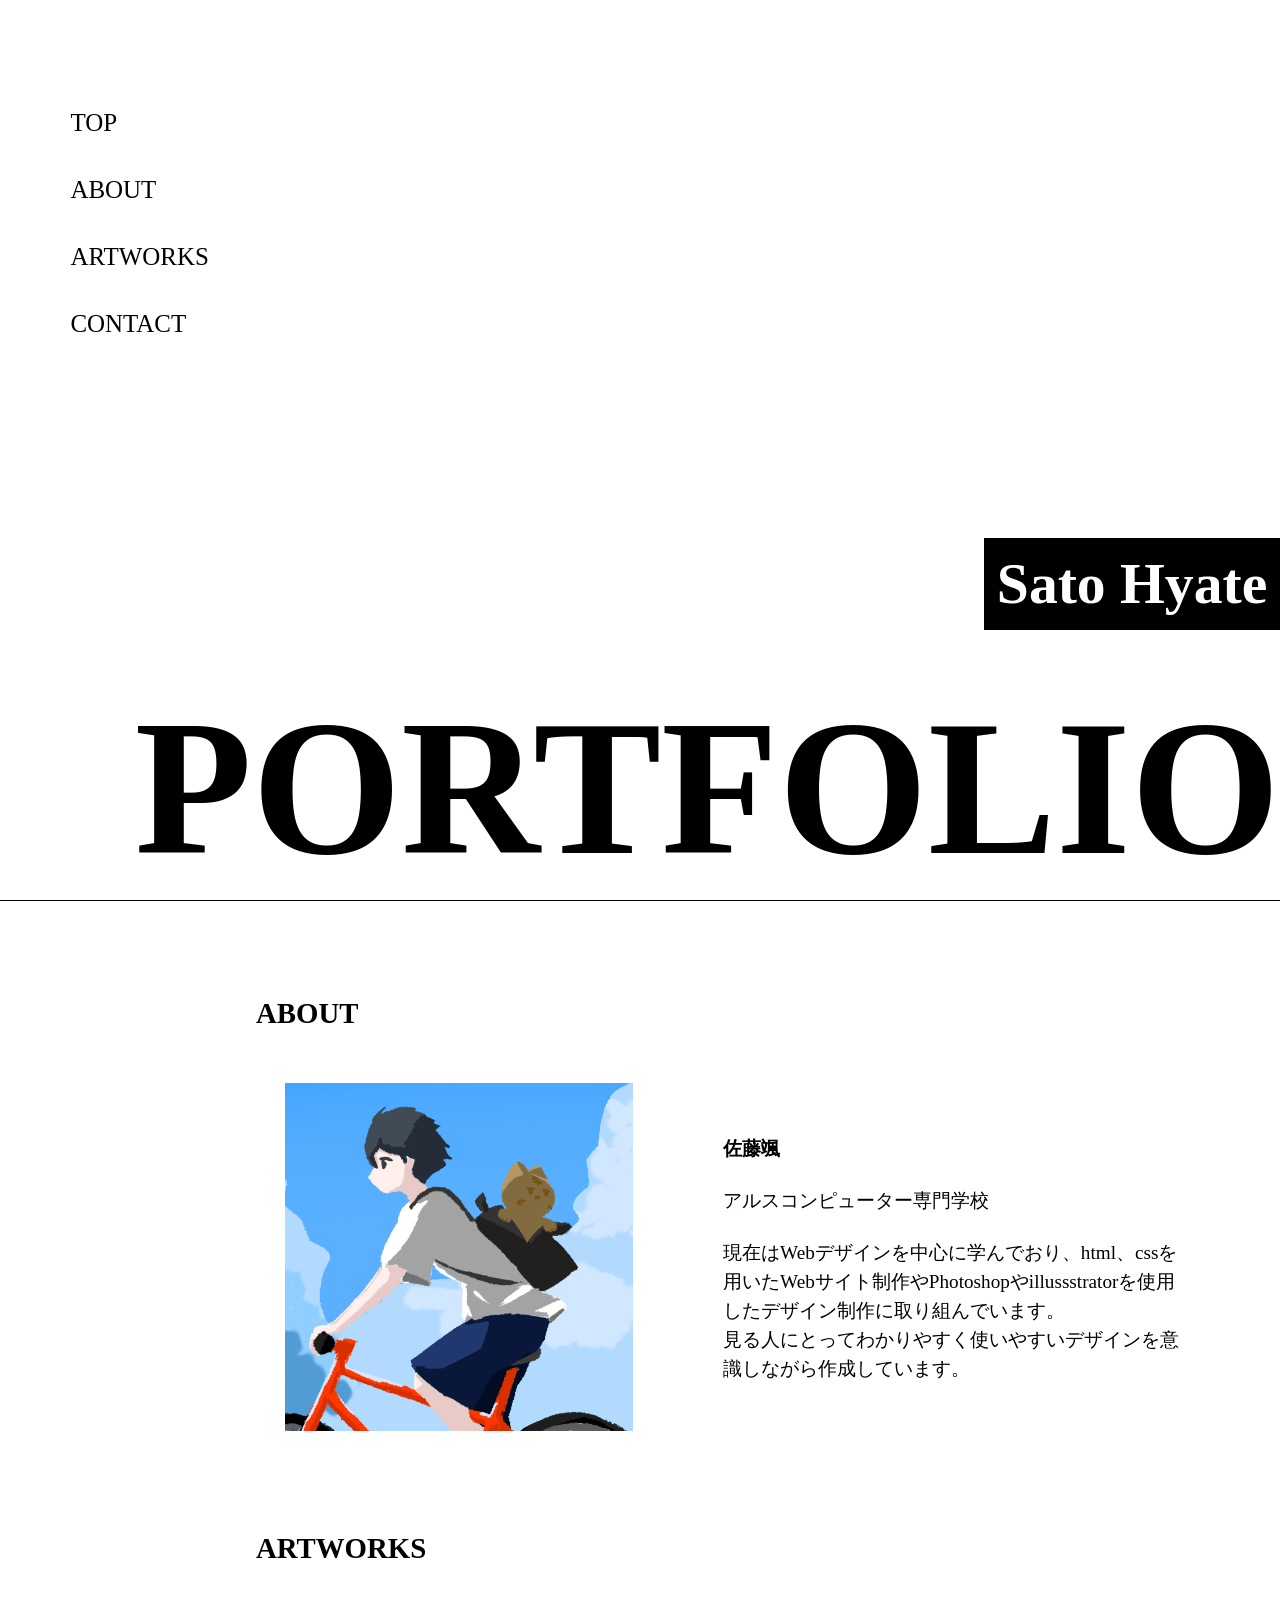
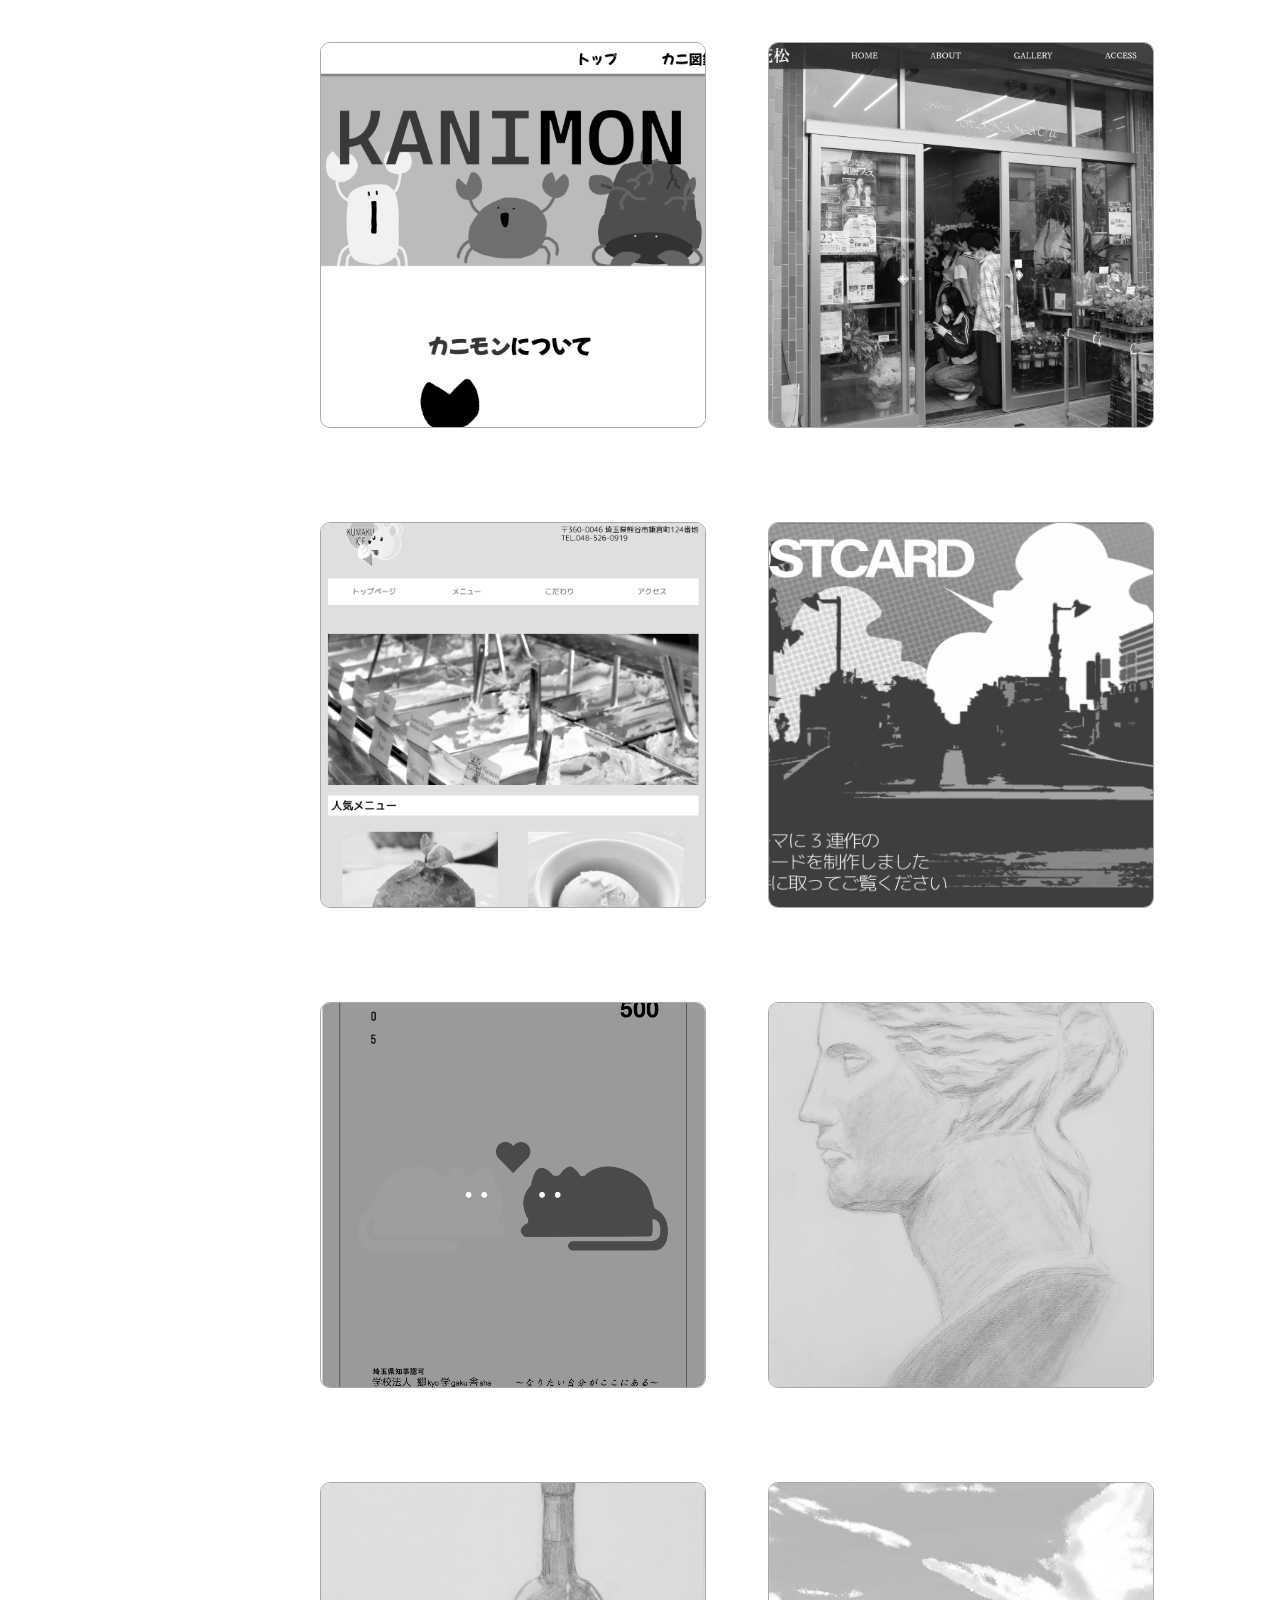
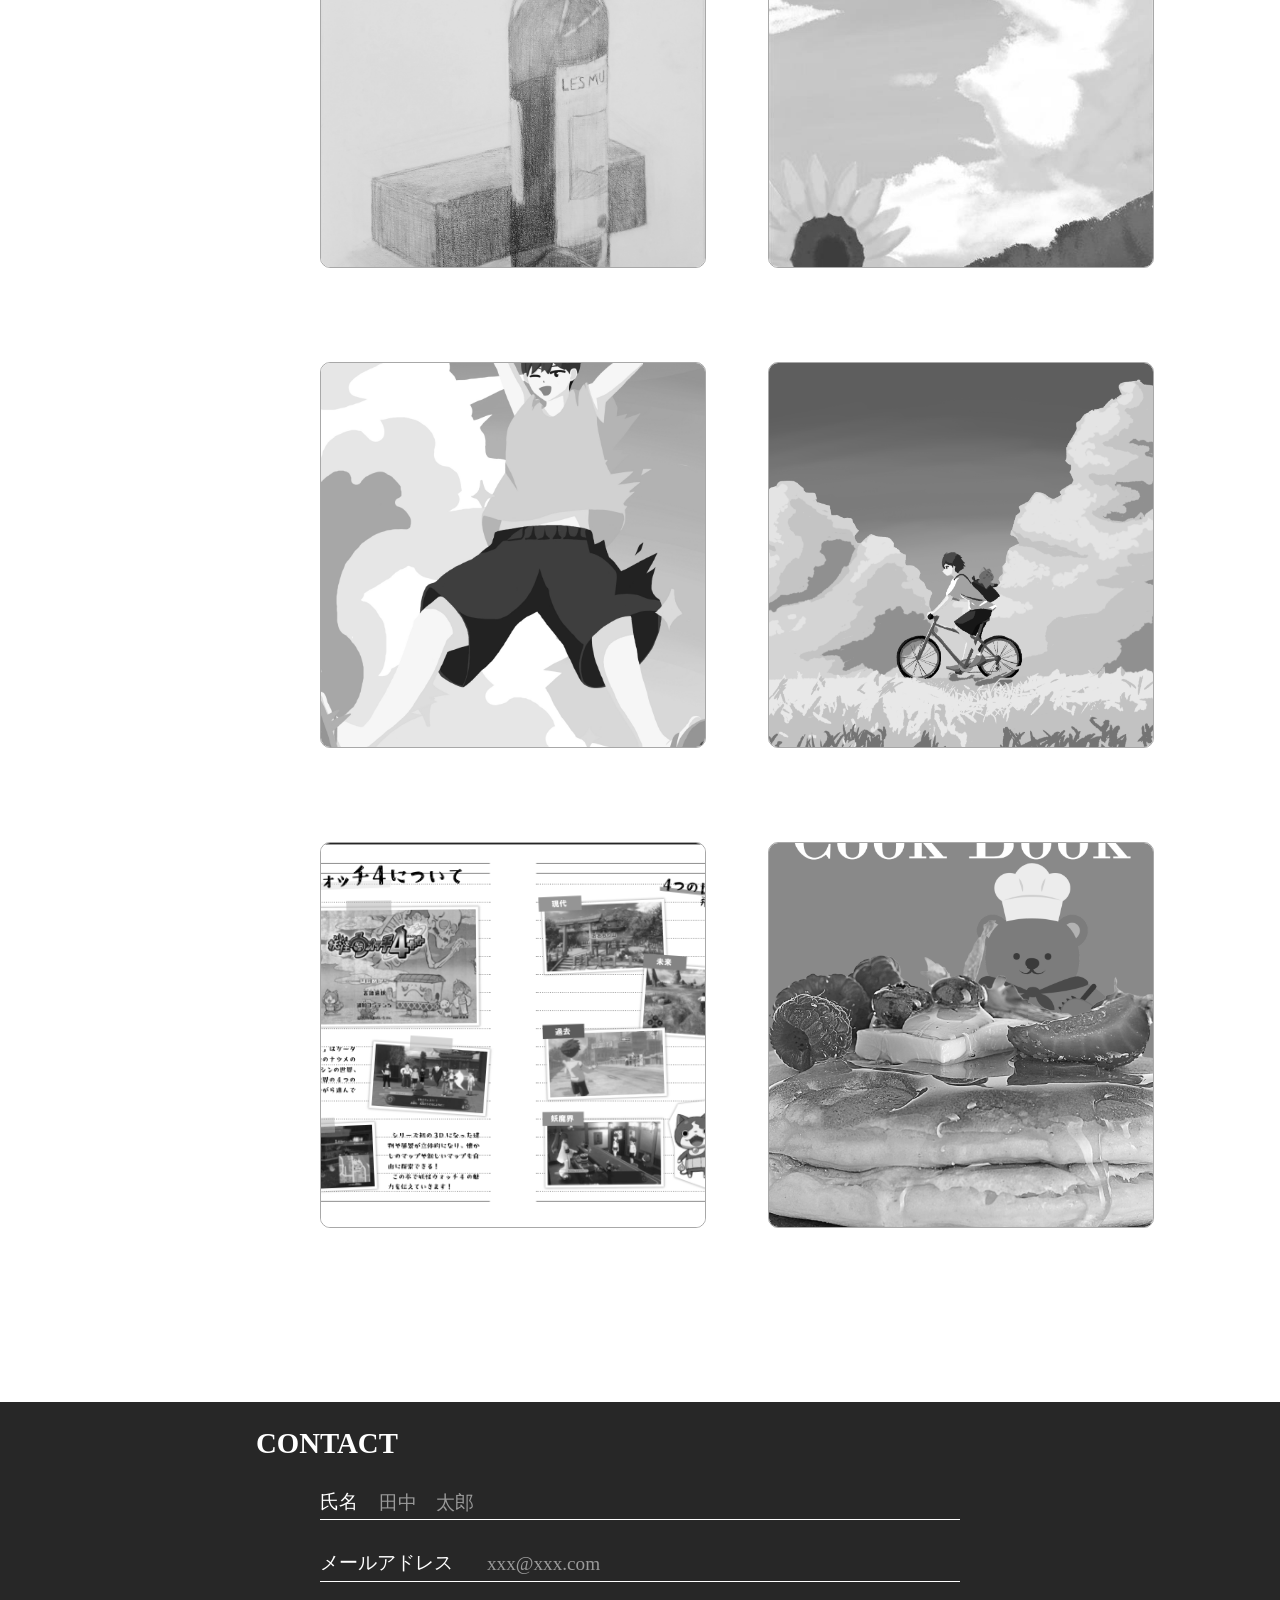
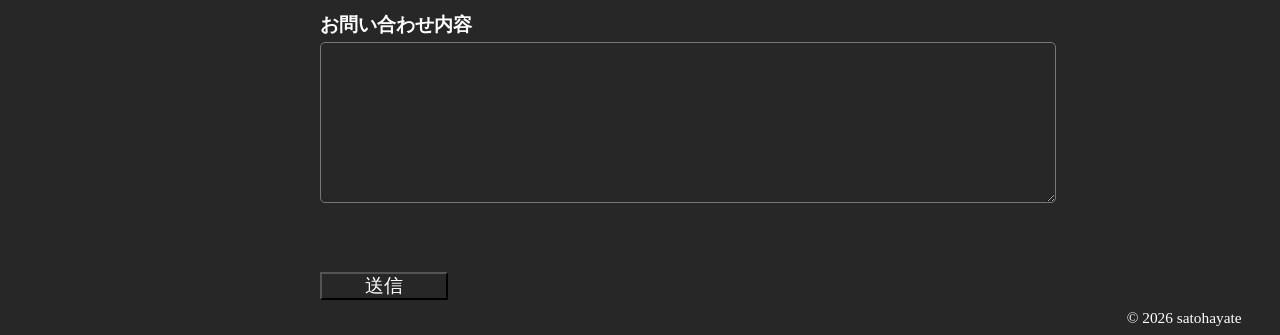
<file: index.html>
<!DOCTYPE html>
<html lang="ja">
    <head>
        <meta charset="utf-8">
        <meta name="viewport" content="width=device-width,initial-scale=1.0">
        <title>PORTFOLIO</title>
        <link rel="stylesheet" href="css/normalize.css">
        <link rel="stylesheet" href="css/style.css">
    </head>
    <body class="top" id="top">

        <header>
            <ul>
                <li><a href="#top">TOP</a></li>
                <li><a href="#about">ABOUT</a></li>
                <li><a href="#artworks">ARTWORKS</a></li>
                <li><a href="#contact">CONTACT</a></li>
            </ul>
        </header>

        <main>

            <div class="first_view">
                <h2>Sato Hyate</h2>
                <h1>PORTFOLIO</h1>
            </div>
            
            <div class="cstm-zig-bottom">
            </div>

            <div class="about">
                <h2 id="about">ABOUT</h2>
                <div class="about_2">
                    <p class="icon"><img src="images/icon.png" alt="アイコン"></p>
                    <section>
                        <p class="name">佐藤颯</p>
                        <p>アルスコンピューター専門学校</p>
                        <div class="syo-kai">
                            <p>現在はWebデザインを中心に学んでおり、html、cssを用いたWebサイト制作やPhotoshopやillussstratorを使用したデザイン制作に取り組んでいます。<br>
                                見る人にとってわかりやすく使いやすいデザインを意識しながら作成しています。
                            </p>
                        </div>
                    </section>
                </div>
            </div>

            <div class="artworks">
                <h2 id="artworks">ARTWORKS</h2>
                <ul>
                    <li><a href="#"><img src="images/web_kanimon.png" alt=""></a></li>
                    <li><a href="#"><img src="images/web_hanamatu.png" alt="花松サイト"></a></li>
                    <li><a href="#"><img src="images/web_kumakumaaice.png" alt="くまくまアイス"></a></li>
                    <li><a href="postcard_kanban.html"><img src="images/board_postcard.jpg" alt="ポストカード看板"></a></li>
                    <li><a href="QUOcard.html"><img src="images/quocard.png" alt="QUOカード"></a></li>
                    <li><a href="virnus.html"><img src="images/drawing_Venus.jpg" alt="ヴィーナス"></a></li>
                    <li><a href="wine.html"><img src="images/drawing_wine.jpg" alt="ワイン"></a></li>
                    <li><a href="postcard01.html"><img src="images/postcard_01.jpg" alt="ポストカード"></a></li>
                    <li><a href="irasuto01.html"><img src="images/illustration_01.jpg" alt="自由作品01"></a></li>
                    <li><a href="irasuto02.html"><img src="images/illustration_02.png" alt="自由作品02"></a></li>
                    <li><a href="images/yokai4.pdf"><img src="images/yokai4.png" alt="妖怪ウォッチ4ZINE"></a></li>
                    <li><a href="images/recipebook.pdf"><img src="images/recipebook.png" alt="レシピブック"></a></li>
                </ul>
            </div>

            <div class="contact">

                <h2 id="contact">CONTACT</h2>

                <div class="form">
                    <form action="program.php" method="post">
                        <dl>
                            <div class="namae">
                                <dt><label for="your-name">氏名</label></dt>
                                <dd><input type="text" size="20" name="your-name" required placeholder="田中　太郎" id="your-name"></dd>
                            </div>
                            <div class="mail">
                                <dt><label for="email">メールアドレス</label></dt>
                                <dd><input type="email" size="30" name="email" required placeholder="xxx@xxx.com" id="email"></dd>
                            </div>
                            <div class="comment">
                                <dt><label for="comment">お問い合わせ内容</label></dt>
                                <dd><textarea cols="65%" rows="7" name="comment" required id="comment"></textarea></dd>
                            </div>
                        </dl>
                    </form>
                    <p><button type="submit" name="send">送信</button></p>
                </div>

            </div>

        </main>

        <footer>
            <p><small>&copy; 2026 satohayate</small></p>
        </footer>

    </body>
</html>
</file>
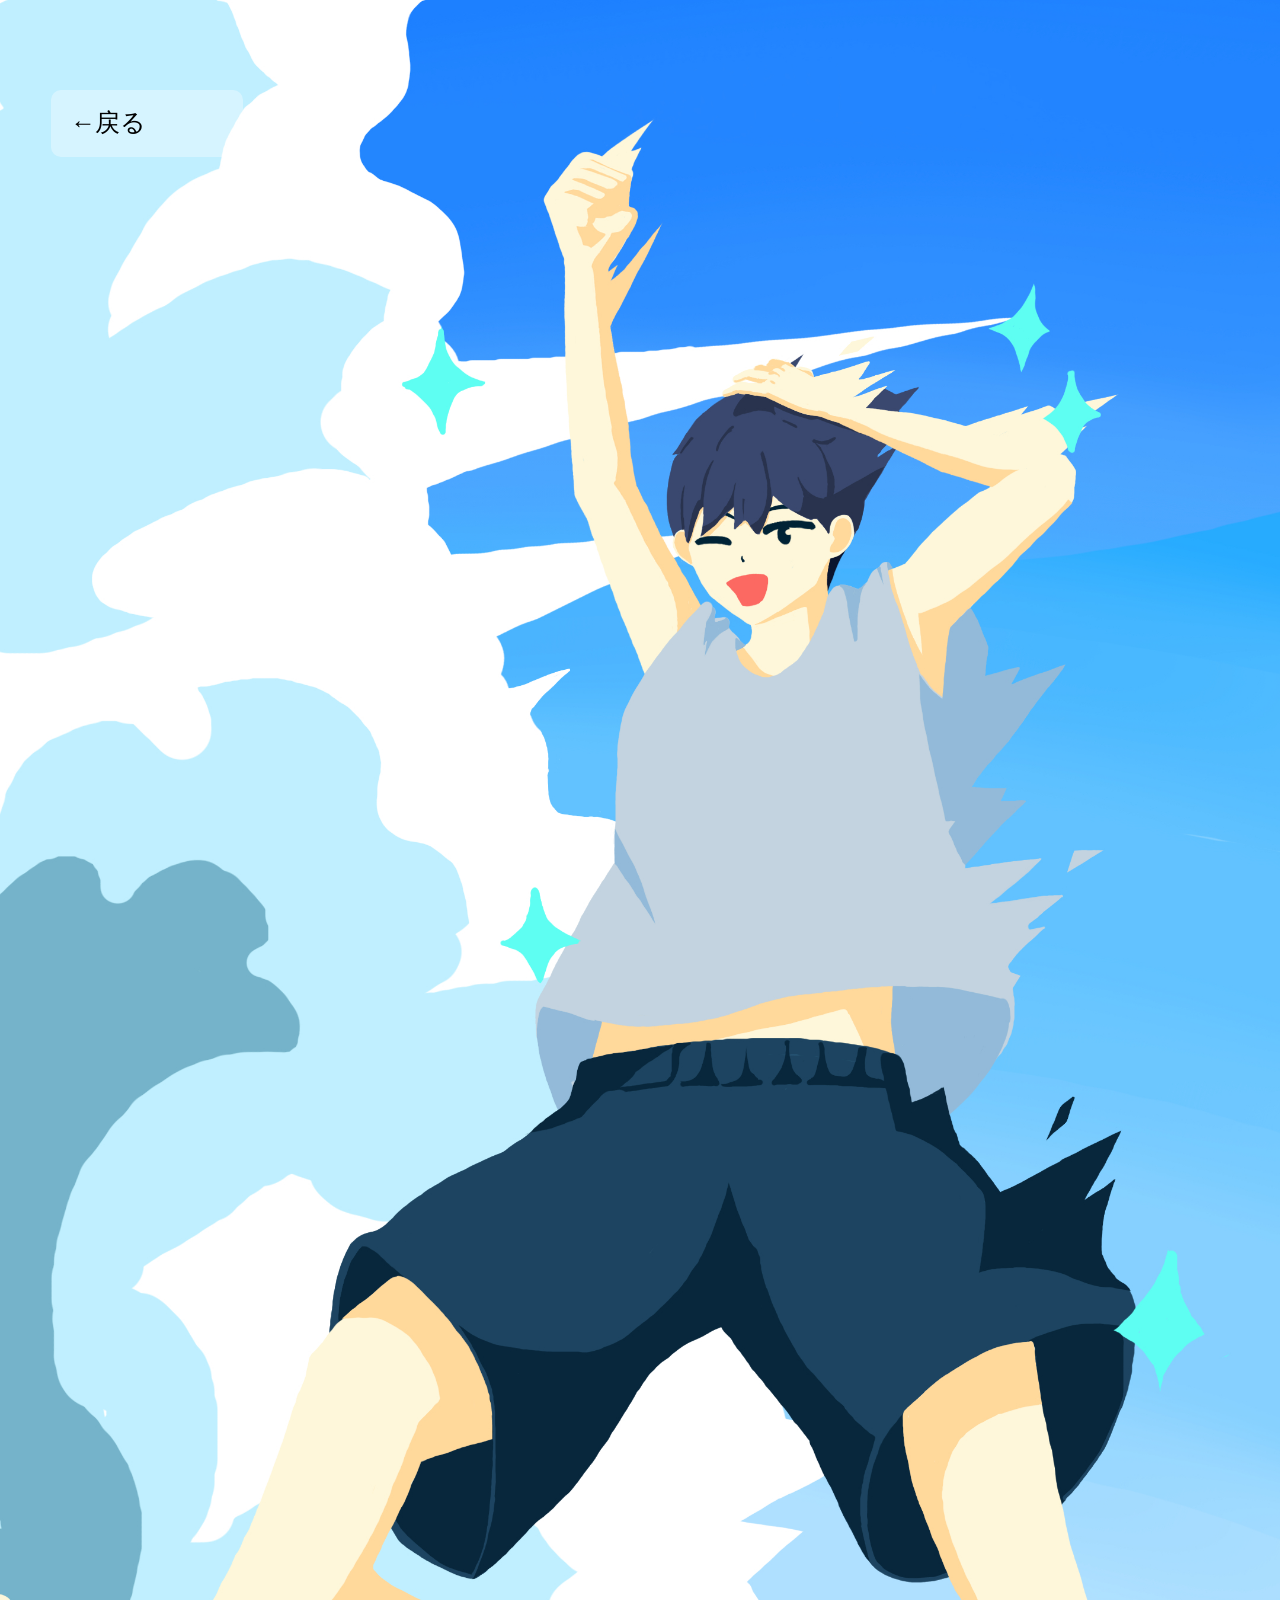
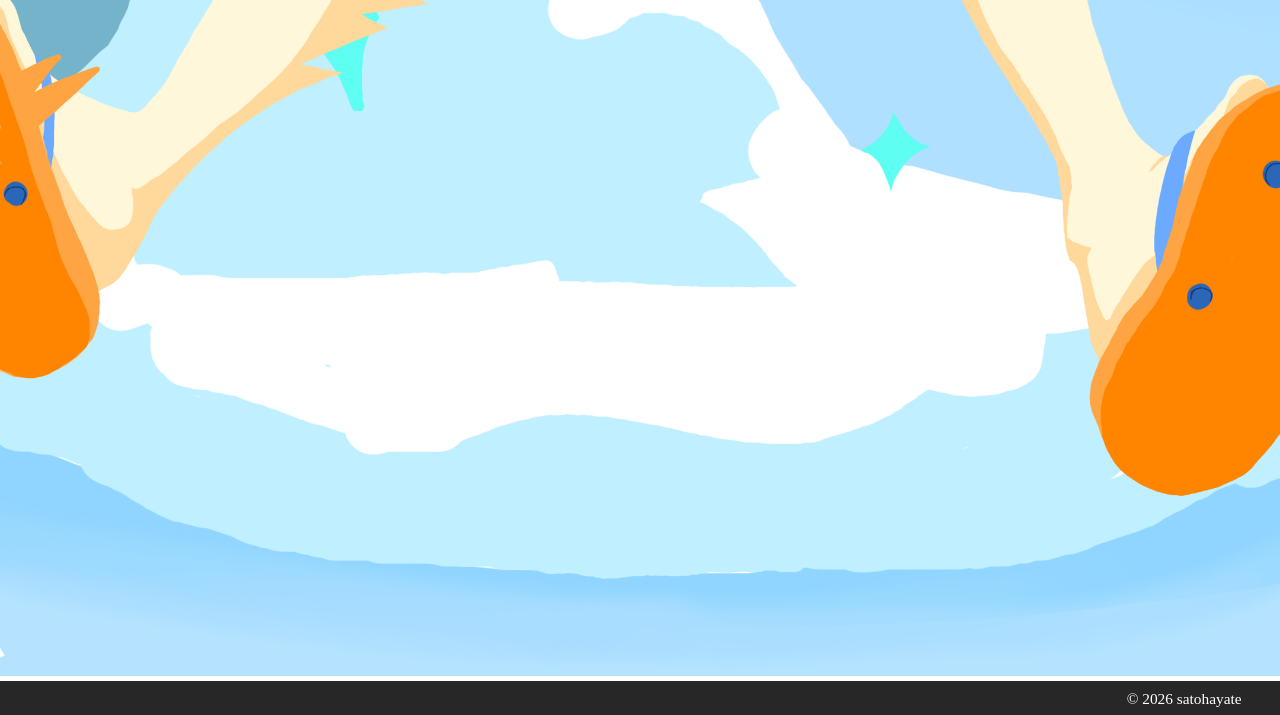
<file: irasuto01.html>
<!DOCTYPE html>
<html lang="ja">
    <head>
        <meta charset="utf-8">
        <meta name="viewport" content="width=device-width,initial-scale=1.0">
        <title>PORTFOLIO</title>
        <link rel="stylesheet" href="css/normalize.css">
        <link rel="stylesheet" href="css/style.css">
    </head>
    <body class="sakuhin">
        <header>
            <ul>
                <li><a href="index.html">←戻る</a></li>
            </ul>
        </header>
        <main>
            <p>
                <img src="images/illustration_01.jpg" alt="自由作品01">
            </p>
        </main>
        <footer>
            <p><small>&copy; 2026 satohayate</small></p>
        </footer>
    </body>
</file>
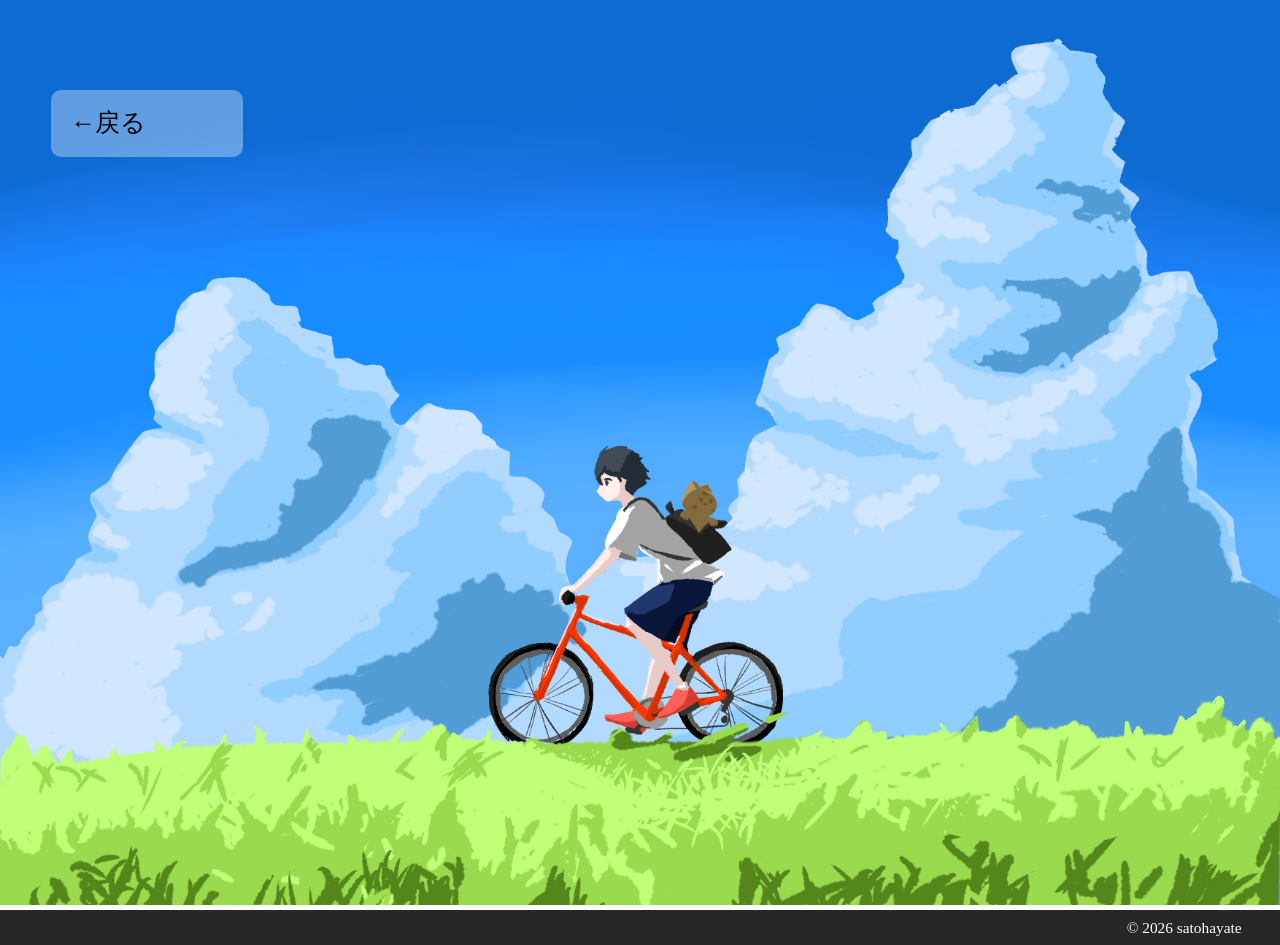
<file: irasuto02.html>
<!DOCTYPE html>
<html lang="ja">
    <head>
        <meta charset="utf-8">
        <meta name="viewport" content="width=device-width,initial-scale=1.0">
        <title>PORTFOLIO</title>
        <link rel="stylesheet" href="css/normalize.css">
        <link rel="stylesheet" href="css/style.css">
    </head>
    <body class="sakuhin">
        <header>
            <ul>
                <li><a href="index.html">←戻る</a></li>
            </ul>
        </header>
        <main>
            <p>
                <img src="images/illustration_02.png" alt="自由作品01">
            </p>
        </main>
        <footer>
            <p><small>&copy; 2026 satohayate</small></p>
        </footer>
    </body>
</file>
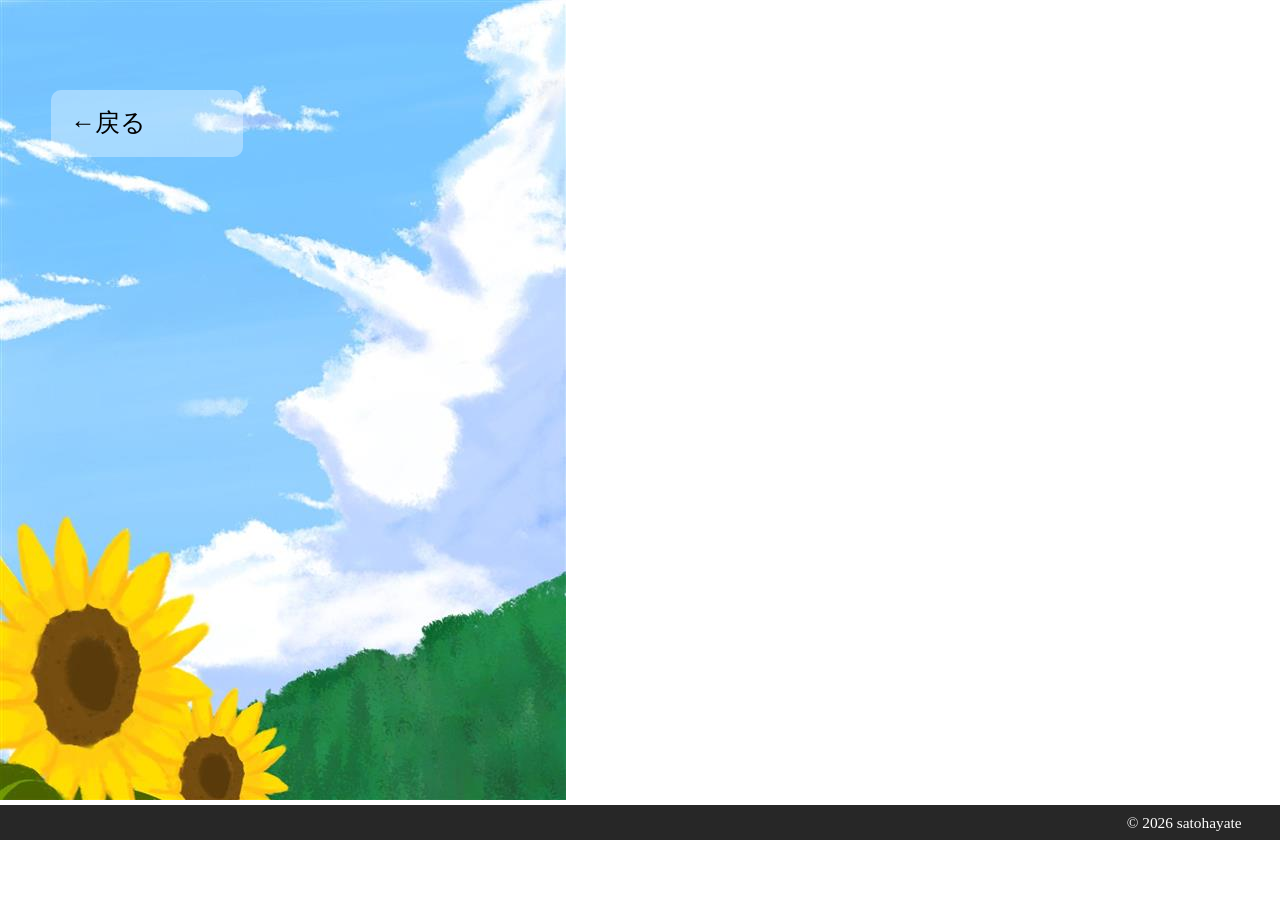
<file: postcard01.html>
<!DOCTYPE html>
<html lang="ja">
    <head>
        <meta charset="utf-8">
        <meta name="viewport" content="width=device-width,initial-scale=1.0">
        <title>PORTFOLIO</title>
        <link rel="stylesheet" href="css/normalize.css">
        <link rel="stylesheet" href="css/style.css">
    </head>
    <body class="sakuhin">
        <header>
            <ul>
                <li><a href="index.html">←戻る</a></li>
            </ul>
        </header>
        <main>
            <p>
                <img src="images/postcard_01.jpg" alt="ポストカード01">
            </p>
        </main>
        <footer>
            <p><small>&copy; 2026 satohayate</small></p>
        </footer>
    </body>
</file>
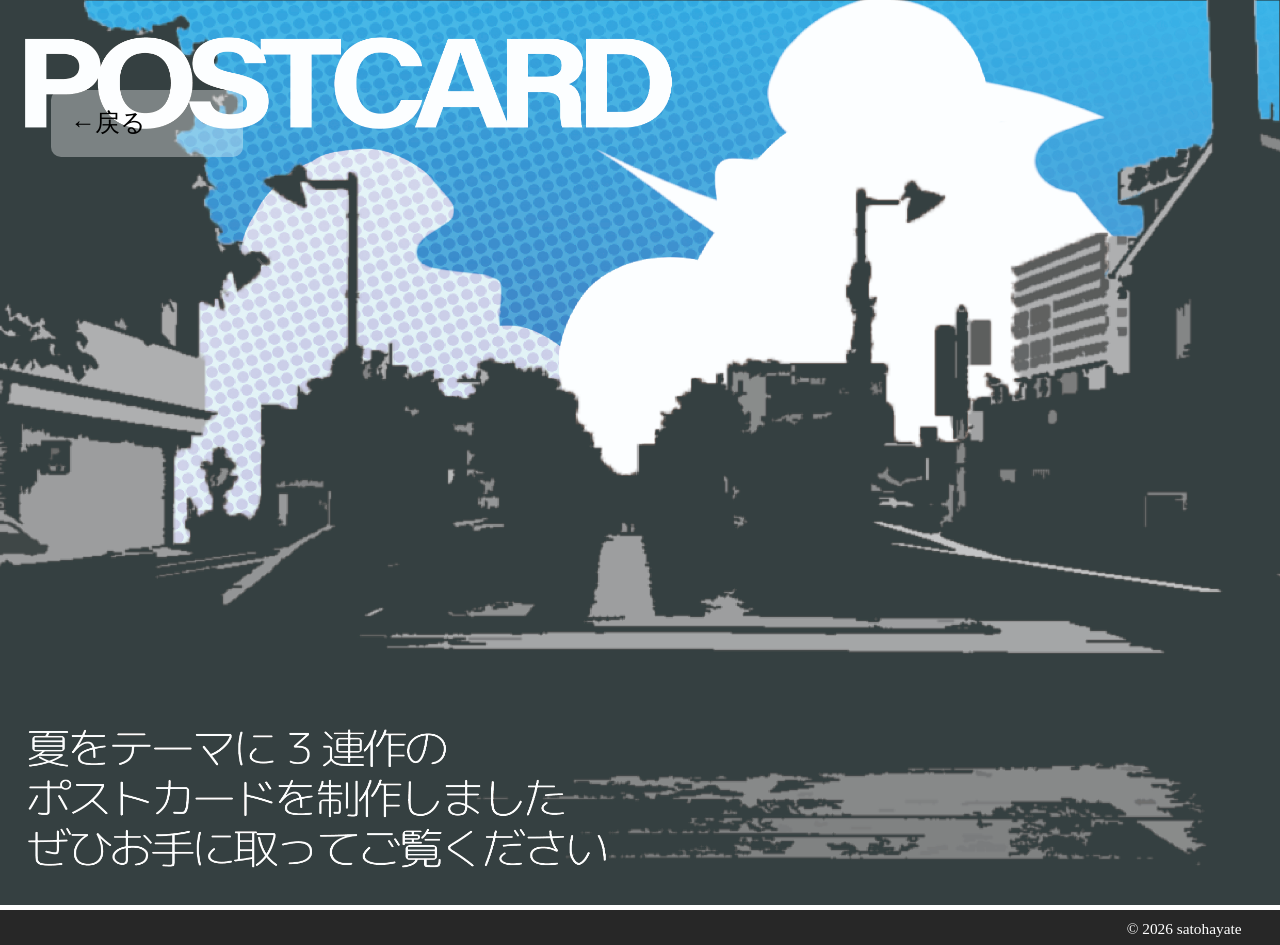
<file: postcard_kanban.html>
<!DOCTYPE html>
<html lang="ja">
    <head>
        <meta charset="utf-8">
        <meta name="viewport" content="width=device-width,initial-scale=1.0">
        <title>PORTFOLIO</title>
        <link rel="stylesheet" href="css/normalize.css">
        <link rel="stylesheet" href="css/style.css">
    </head>
    <body class="sakuhin">
        <header>
            <ul>
                <li><a href="index.html">←戻る</a></li>
            </ul>
        </header>
        <main>
            <p>
                <img src="images/board_postcard.jpg" alt="ポストカード看板">
            </p>
        </main>
        <footer>
            <p><small>&copy; 2026 satohayate</small></p>
        </footer>
    </body>
</file>
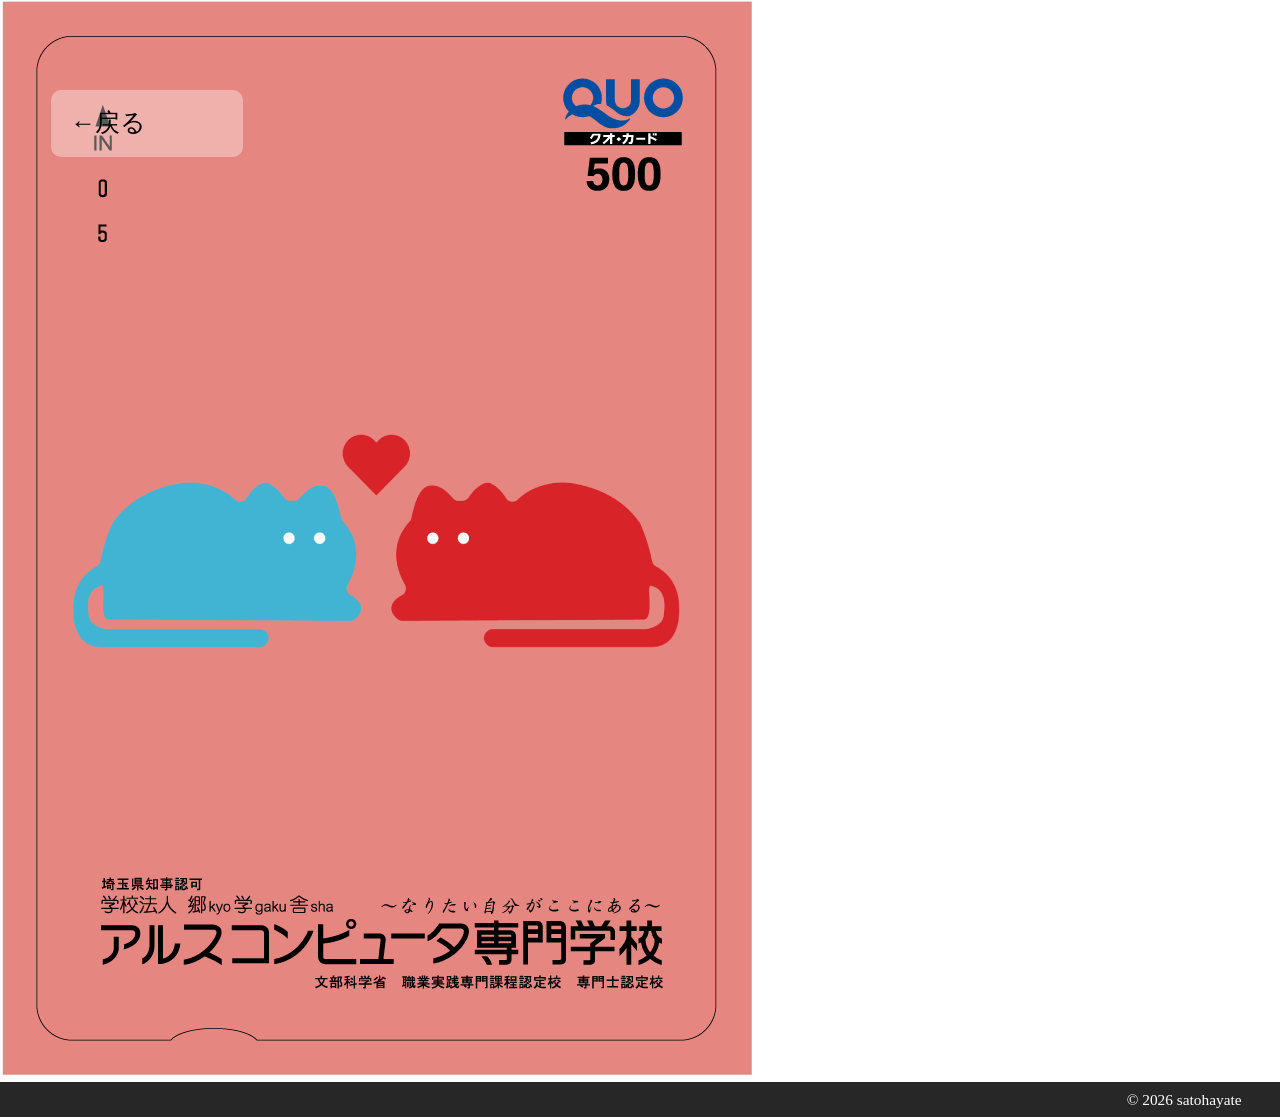
<file: QUOcard.html>
<!DOCTYPE html>
<html lang="ja">
    <head>
        <meta charset="utf-8">
        <meta name="viewport" content="width=device-width,initial-scale=1.0">
        <title>PORTFOLIO</title>
        <link rel="stylesheet" href="css/normalize.css">
        <link rel="stylesheet" href="css/style.css">
    </head>
    <body class="sakuhin">
        <header>
            <ul>
                <li><a href="index.html">←戻る</a></li>
            </ul>
        </header>
        <main>
            <p>
                <img src="images/quocard.png" alt="QUOカード">
            </p>
        </main>
        <footer>
            <p><small>&copy; 2026 satohayate</small></p>
        </footer>
    </body>
</file>
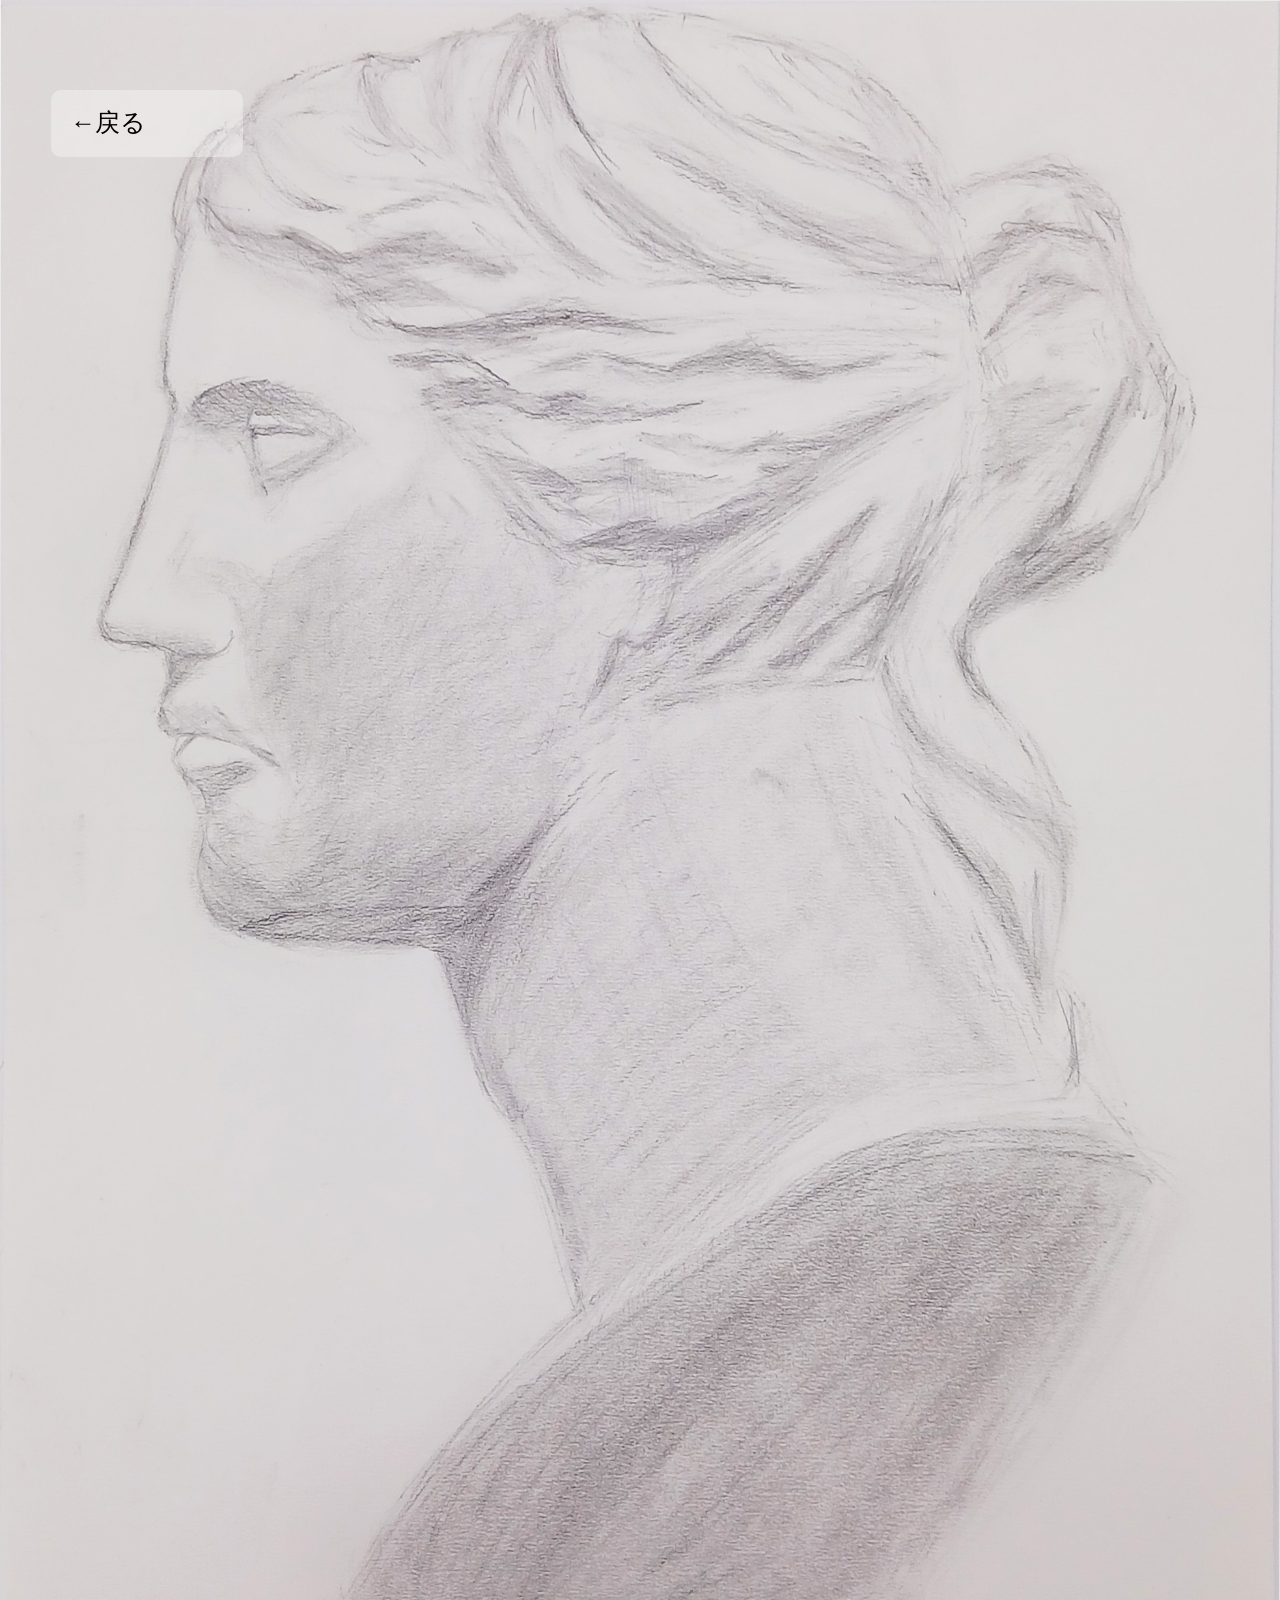
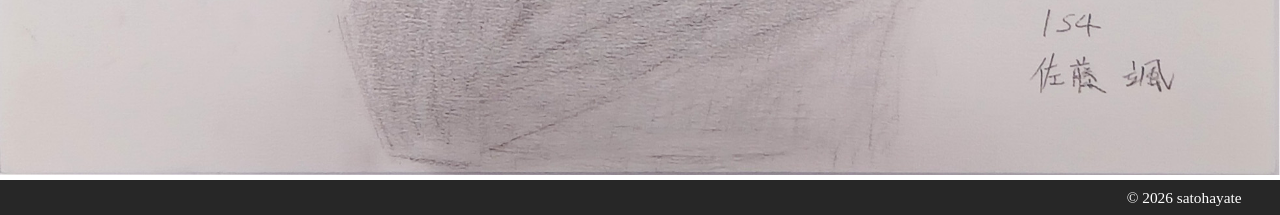
<file: virnus.html>
<!DOCTYPE html>
<html lang="ja">
    <head>
        <meta charset="utf-8">
        <meta name="viewport" content="width=device-width,initial-scale=1.0">
        <title>PORTFOLIO</title>
        <link rel="stylesheet" href="css/normalize.css">
        <link rel="stylesheet" href="css/style.css">
    </head>
    <body class="sakuhin">
        <header>
            <ul>
                <li><a href="index.html">←戻る</a></li>
            </ul>
        </header>
        <main>
            <p>
                <img src="images/drawing_Venus.jpg" alt="ヴィーナス">
            </p>
        </main>
        <footer>
            <p><small>&copy; 2026 satohayate</small></p>
        </footer>
    </body>
</file>
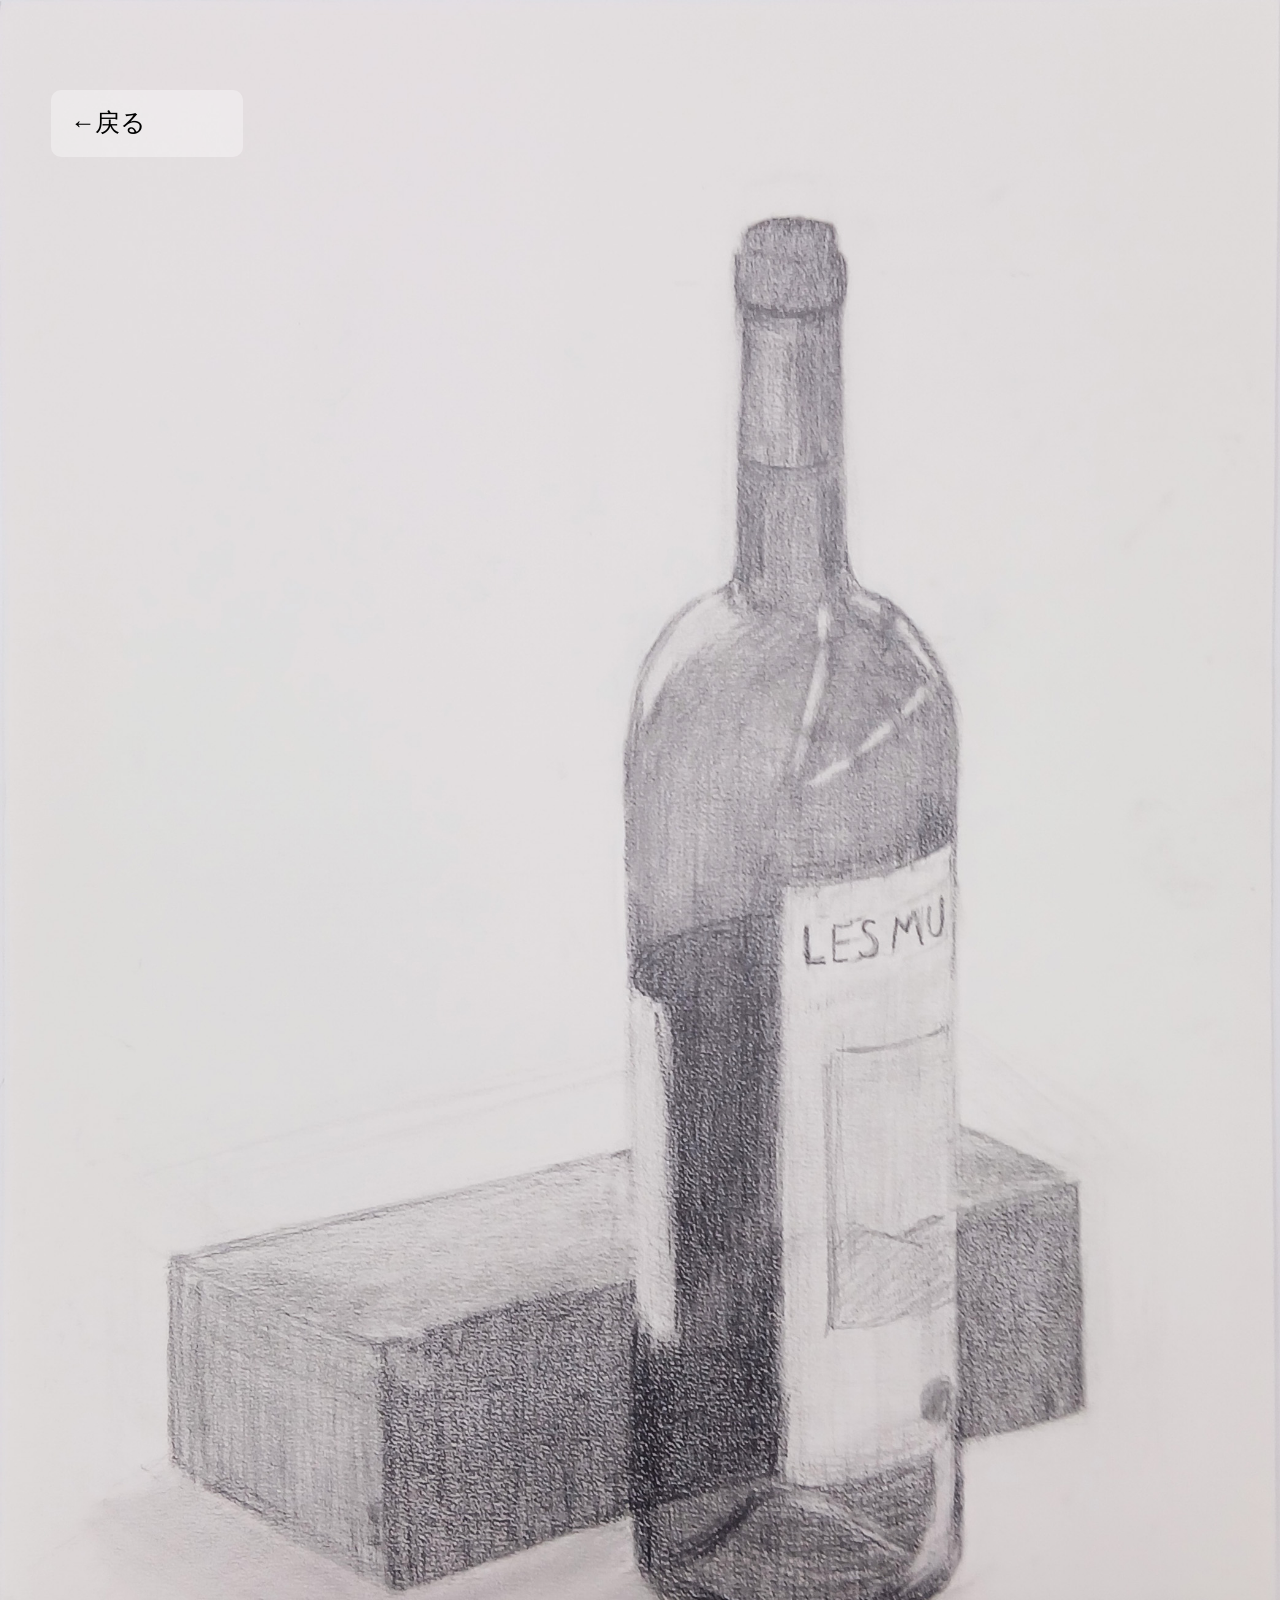
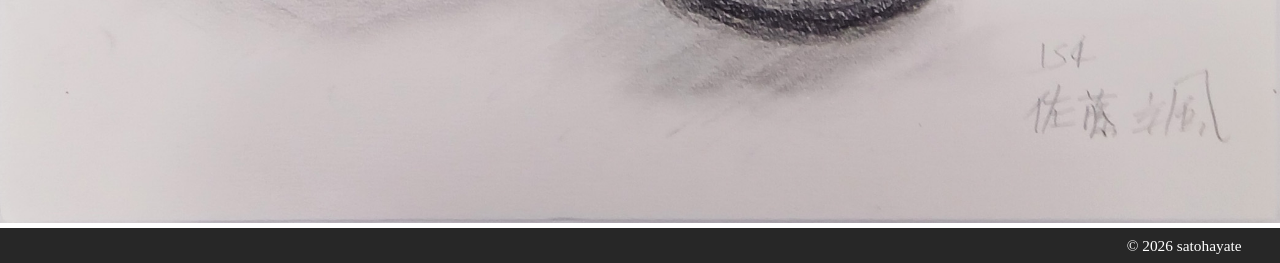
<file: wine.html>
<!DOCTYPE html>
<html lang="ja">
    <head>
        <meta charset="utf-8">
        <meta name="viewport" content="width=device-width,initial-scale=1.0">
        <title>PORTFOLIO</title>
        <link rel="stylesheet" href="css/normalize.css">
        <link rel="stylesheet" href="css/style.css">
    </head>
    <body class="sakuhin">
        <header>
            <ul>
                <li><a href="index.html">←戻る</a></li>
            </ul>
        </header>
        <main>
            <p>
                <img src="images/drawing_wine.jpg" alt="ワイン">
            </p>
        </main>
        <footer>
            <p><small>&copy; 2026 satohayate</small></p>
        </footer>
    </body>
</file>
<file: css/style.css>
@charset "utf-8";

/* 全体 */

body{
    font-size: 1.5vw;
}
img{
    max-width: 100%;
    height: auto;
}


/*  header  */

header{
    position: fixed;
    top: 10%;
    left: 4%;
    z-index: 100;
    margin: 0;
    font-size: 1.3em;
    background-color: #ffffff59;
    width: 15%;
    border-radius: 10px;
}

/* headerの装飾 */
header ul{
    list-style-type: none;
    margin: 0;
    padding: 0;
}
header li{
    padding: 10%;
}

header a,
header a:link,
header a:visited{
    text-decoration: none;
    color: #000;
    width: 100%;
}


header a:hover{
    opacity: 0.7;
}


/*   main   */
.about,
.artworks{
    margin-left: 20%;
    margin-right: 5%;
}
h2{
    margin-top: 10%;
    padding-bottom: 0.5%;
}

/* firstview */
.first_view{
    height: 100svh;
    border-bottom: 0.1em solid #000;
}
.first_view h2,
.first_view h1{
    margin: 0;
    position: absolute;
}
.first_view h2{
    font-size: 3em;
    right: 0;
    bottom: 30%;
    color: #fff;
    background-color: #000;
    padding: 1%;
}
.first_view h1{
    font-size: 10em;
    right: 0;
    bottom: 0%;
}
.kumo1,
.kumo2{
    position: absolute;
    width: 60%;
}


/*  about  */
.about_2{
    display: flex;
    margin-top: 5%;
    padding: 0 3%;
}
.about_2 p{
    margin: 0;
}
.about_2 .icon{
    width: 60%;
    margin-right: 10%;
}
.about_2 section{
    line-height: 1.5;
    margin: auto 0;
    width: 80%;
    height: 100%;
}
.about_2 section p{
    margin-bottom: 5%;
}
.name{
    font-weight: bold;
}
.about_2 .syo-kai p{
    margin-bottom: 0;
}

/*  artworks  */
.artworks ul{
    display: flex;
    flex-wrap: wrap;
    list-style-type: none;
    padding: 0;
    margin: 0 auto;
    justify-content: space-evenly;
}
.artworks li{
    width: 20em;
    height: 20em;
    padding: 5% 0;
}
.artworks img{
    width: 100%;
    height: 100%;
    object-fit: cover;
    border: 1px solid #00000057;
    border-radius: 10px;
    filter: grayscale(100%);
    transition: filter 0.5s ease;
}

.artworks img:hover{
    filter: grayscale(0%);
}



/* web */


/*  contact  */
.contact{
background-color: #000000d8;
color: #fff;
}
.contact h2{
    padding-left: 20%;
    padding-top: 2%;
}
.contact dl{
    padding-left: 25%;
    width: 50%;
}
input[required]::placeholder {
  color: #ffffff88;
}
input[type="text"],
input[type="email"],
textarea,
button{
  background-color:  transparent;
}
form{
    margin-bottom: 5%;
}
form input{
    border: none;
}
form textarea{
    border-radius: 5px;
}
.contact dd{
    margin: 0;
}
.namae{
    display: flex;
    border-bottom: 0.1em solid #fff;
    margin-bottom: 5%;
}
.namae dt{
    padding-bottom: 1%;
    margin-right: 3%;
}

.mail{
    display: flex;
    border-bottom: 0.1em solid #fff;
    margin-bottom: 5%;
}
.mail dt{
    padding-bottom: 1%;
    margin-right: 5%;
}

.comment{
    text-align: left;
}
.comment dt{
    font-weight: bold;
    padding-bottom: 1%;
}

button{
    color: #fff;
    background-color: none;
    margin-left: 25%;
    width: 10%;
}
.form p{
    margin: 0;
}

/* ボタンのスタイル */
.artworks button{
    padding: 0;
    margin: 0;
    border: none;
    cursor: pointer;
    width: 100%;
    height: 100%;
}


/*   footer   */
footer{
    background-color: #000000d8;
}
footer p{
    text-align: right;
    justify-content: center;
    margin: 0;
    padding: 0.5%;
    padding-right: 3%;
    color: #fff;
}

/* .sakuhin */
.sakuhin p{
    margin: 0;
}
</file>
